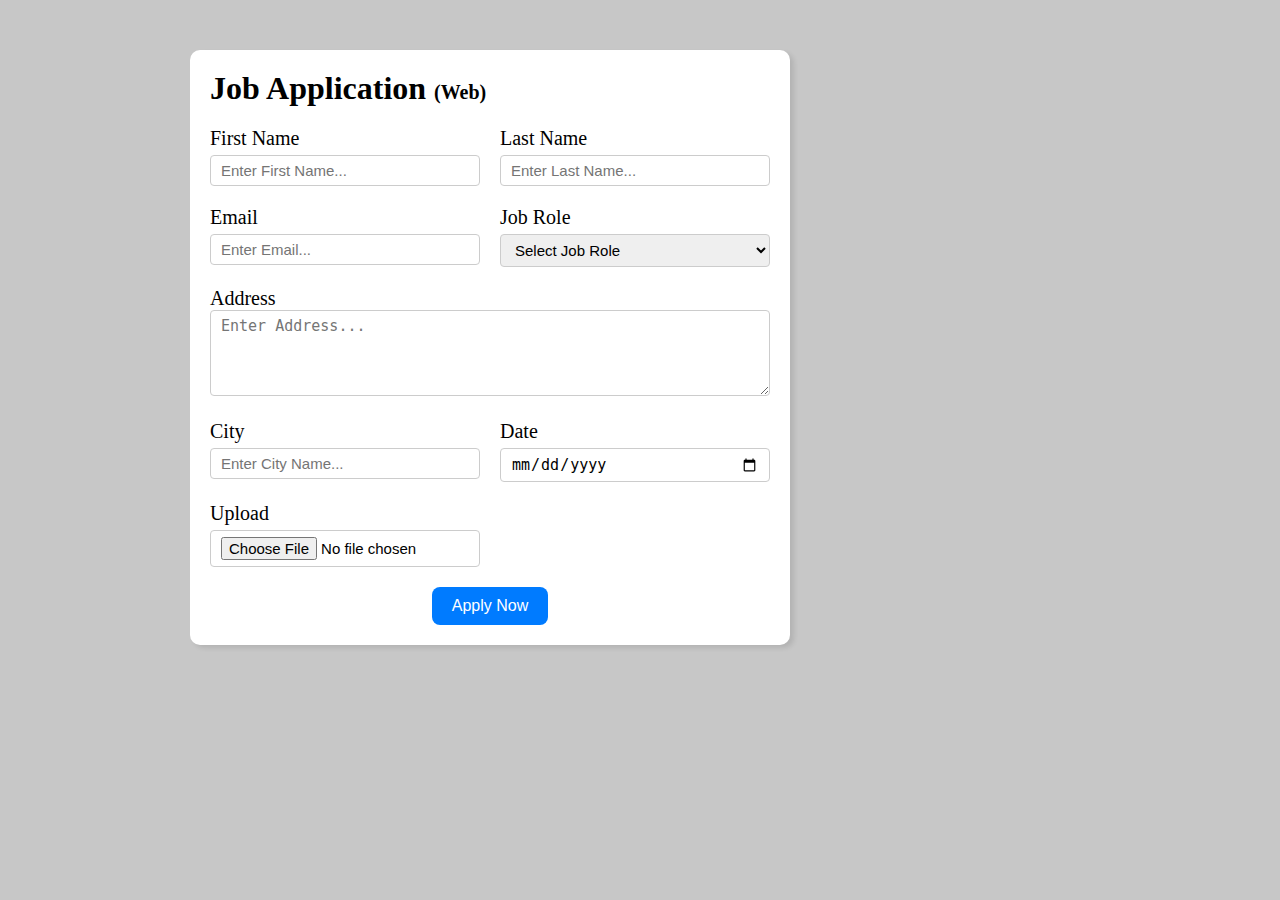
<file: project.2/index.html>
<!DOCTYPE html>
<html lang="en">

<head>
    <meta charset="UTF-8" />
    <meta name="viewport" content="width=device-width, initial-scale=1.0" />
    <title>Document</title>
    <link rel="stylesheet" href="style.css" />
</head>

<body>
    <div class="container">
        <div class="apply-box">
            <h1>Job Application <span class="title-small">(Web)</span></h1>

            <form action="">
                <div class="form-container">

                    <div class="from-control">
                        <label for="first-name">First Name</label>
                        <input id="first-name " name="first-name" placeholder="Enter First Name..." />
                    </div>

                    <div class="from-control">
                        <label for="last name">Last Name</label>
                        <input id="last-name" name="last-name" placeholder="Enter Last Name..." />
                    </div>

                    <div class="from-control">
                        <label for="email">Email</label>
                        <input type="email" id="email" name="email" placeholder="Enter Email..." />
                    </div>

                    <div class="from-control">
                        <label for="job-role">Job Role</label>
                        <select name="job-role" id="job-role">
                            <option value="">Select Job Role</option>
                            <option value="frontend">Frontend Developer</option>
                            <option value="backend">Backend Developer</option>
                            <option value="fullstack">Fullstack Developer</option>
                            <option value="designer">Designer</option>
                            <option value="devops">DevOps Engineer</option>
                        </select>
                    </div>

                    <div class="textarea-control">
                        <label for="address">Address</label>
                        <textarea name="address" id="address" placeholder="Enter Address..." rows="4"
                            cols="50"></textarea>
                    </div>

                    <div class="from-control">
                        <label for="city">City</label>
                        <input id="city" name="city" placeholder="Enter City Name...">
                    </div>

                    <div class="from-control">
                        <label for="date">Date</label>
                        <input id="date" name="date" type="date">
                    </div>

                    <div class="from-control">
                        <label for="upload">Upload</label>
                        <input id="upload" name="upload" type="file">
                    </div>

            </form>
        </div>
        <div class="button-container">
            <button type="submit" class="btn">Apply Now</button>
        </div>
</body>

</html>
</file>
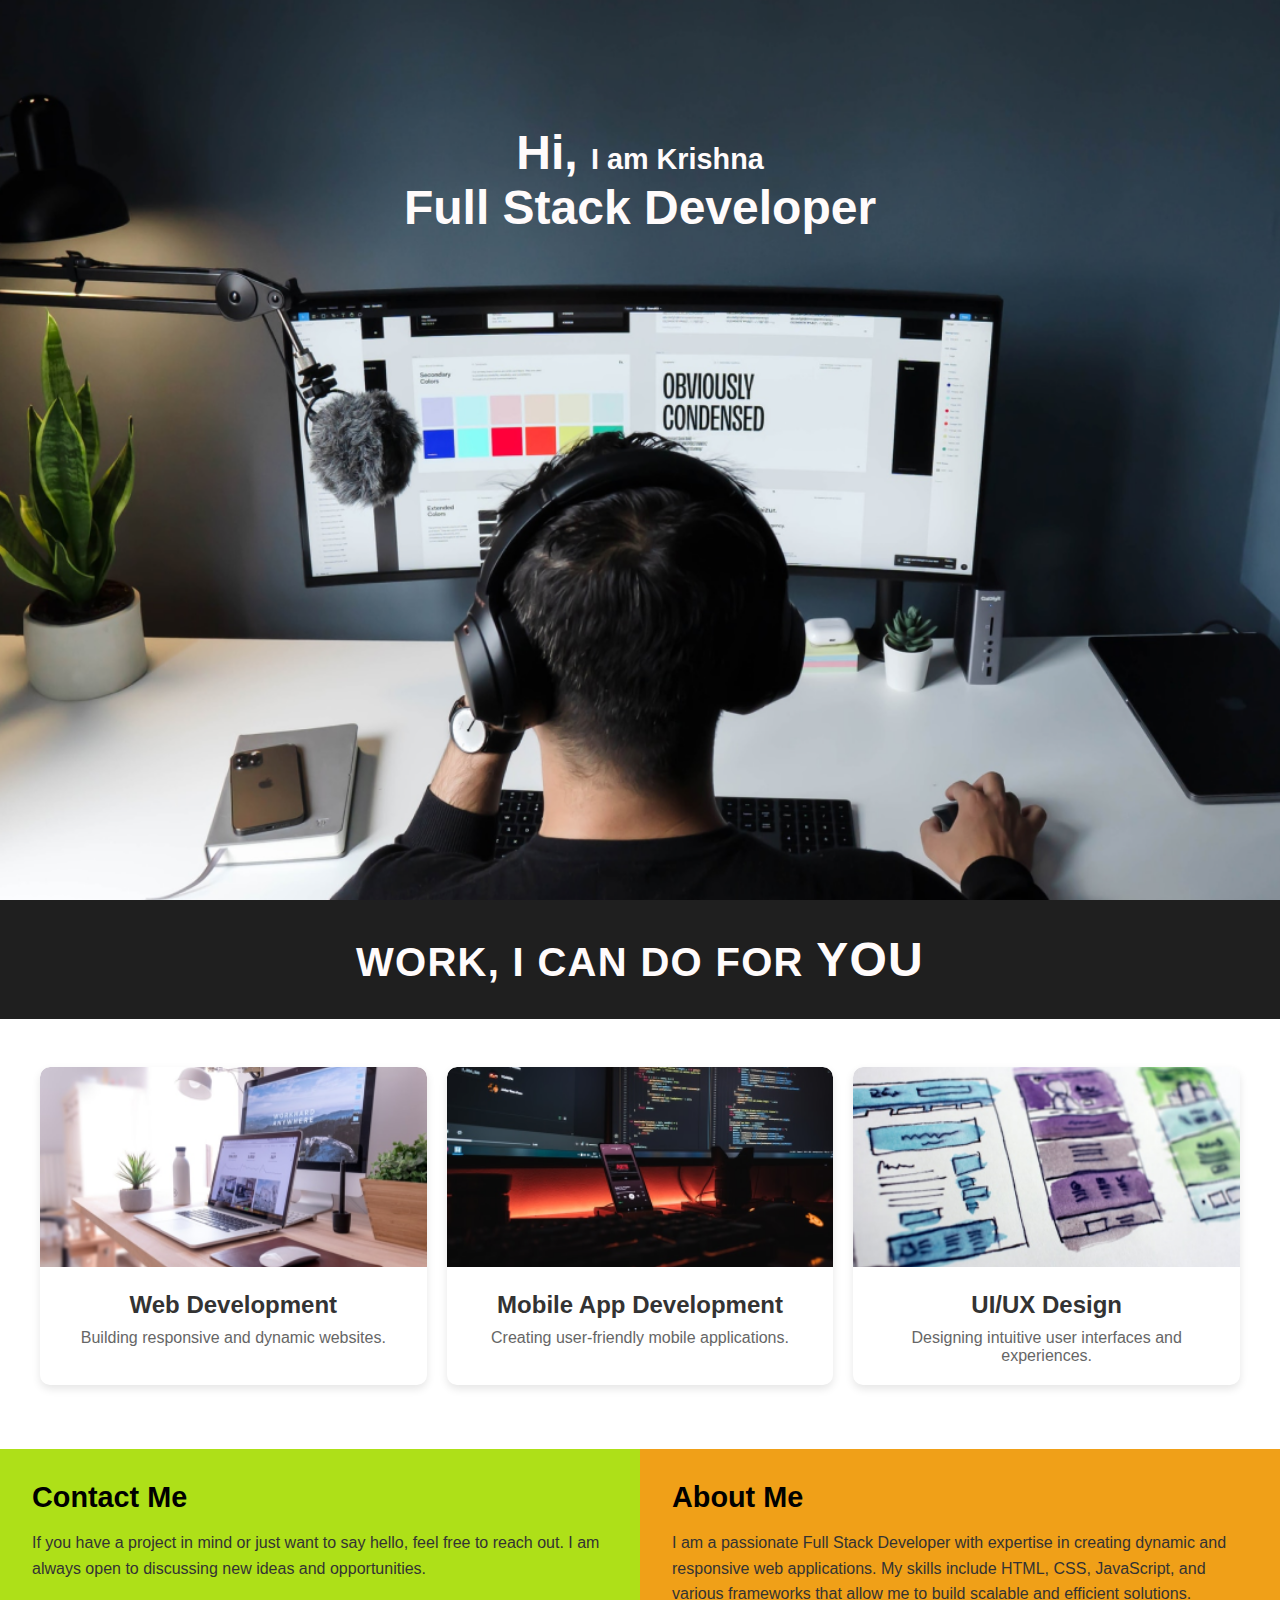
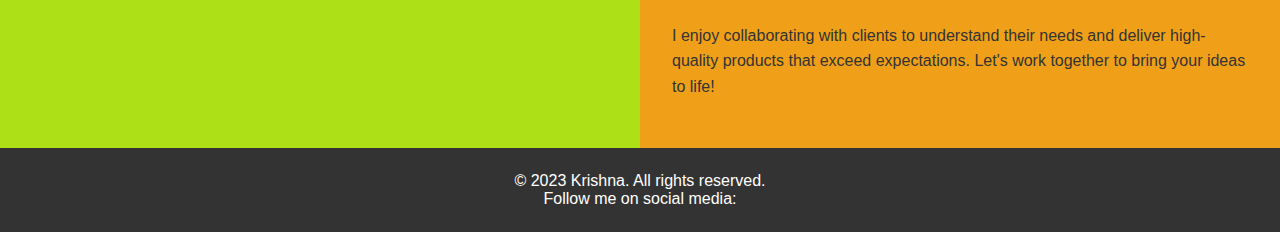
<file: project.4/index.html>
<!DOCTYPE html>
<html lang="en">
  <head>
    <meta charset="UTF-8" />
    <meta name="viewport" content="width=device-width, initial-scale=1.0" />
    <title>Full Stack Developer</title>
    <link rel="stylesheet" href="styles.css" />
  </head>
  <body>
    
    <header class="pimg1">
      <div class="ptext">
        <span class="textbg">
          <h1>Hi, <span class="title-small">I am Krishna</span></h1>
          <h1>Full Stack Developer</h1>
        </span>
      </div>
    </header>
    
    <section class="text_work">
      <div class="text_work_inner">
        <h1>WORK, I CAN DO FOR <span class="text_you">YOU</span></h1>
      </div>
    </section>
    
    <section class="card_viewer"> 
        <div class="card_viewer_inner">
            <div class="card">
                <img src="web.png" alt="Web Development Icon">
                <h2>Web Development</h2>
                <p>Building responsive and dynamic websites.</p>
            </div>
            <div class="card">
                <img src="mobile.png" alt="Mobile App Development Icon">
                <h2>Mobile App Development</h2>
                <p>Creating user-friendly mobile applications.</p>
            </div>
            <div class="card">
                <img src="uiux.png" alt="UI/UX Design Icon">
                <h2>UI/UX Design</h2>
                <p>Designing intuitive user interfaces and experiences.</p>
            </div>
        </div>
    </section>
  
    <section class="information">
        <div class="information_left">
            <h1>Contact Me</h1>
            <p>
                If you have a project in mind or just want to say hello, feel free
                to reach out. I am always open to discussing new ideas and
                opportunities.
            </p>
        </div>
        <div class="information_right">
            <h1>About Me</h1>
            <p>
                I am a passionate Full Stack Developer with expertise in creating
                dynamic and responsive web applications. My skills include HTML,
                CSS, JavaScript, and various frameworks that allow me to build
                scalable and efficient solutions.
            </p>
            <p>
                I enjoy collaborating with clients to understand their needs and
                deliver high-quality products that exceed expectations. Let's work
                together to bring your ideas to life!
            </p>
        </div>
    </section>

    <footer class="footer">
      <div class="footer_inner">
        <p>© 2023 Krishna. All rights reserved.</p>
        <p>Follow me on social media:</p>
        <div class="social-icons">
          <!-- You can add social media icons here -->
        </div>
      </div>
    </footer>
  </body>
</html>
</file>
<file: project.2/style.css>
*{
    margin: 0;
    padding: 0;
    box-sizing: border-box;
}

body{
    background-color: #c7c7c7;
}

.container{
    max-width: 900px;
    margin: 0 auto;
}

.apply-box{
max-width: 600px;
padding: 20px;
background-color: #ffffff;
border-radius: 10px;
margin-top: 50px;
box-shadow: 4px 3px 5px rgb(1, 1, 1,0.1);
}

.title-small{
    font-size: 20px;
}

.form-container{
    margin-top: 20px;
    display: grid;
    grid-template-columns: repeat(auto-fit, minmax(200px, 1fr));
    gap: 20px;
}

.from-control{
    display:flex;
    flex-direction:column;
}

label{
    font-size: 20px;
    margin-bottom: 5px;
}

input, select, textarea{
    padding: 6px 10px;
    border: 1px solid #ccc;
    border-radius: 4px;
    font-size: 15px;
}

input:focus{
    outline-color: red;
}

.button-container{
    display: flex;
    justify-content: center;
    margin-top: 20px;
}

button{
    padding: 10px 20px;
    background-color: #007bff;
    color: white;
    border: none;
    border-radius: 8px;
    cursor: pointer;
    font-size: 16px;
    transition: 0.3s ease-in;
}

button:hover{
    background-color: #007bff;
    border: 2px solid #007bff;
    color: rgb(254, 253, 253);
    transition:0.3s ease-out ;
}

.textarea-control{
   grid-column: 1 / span 2;
}
.textarea-control textarea{
   width: 100%;
}

@media (max-width: 460px) {
   .textarea-control{
        grid-column: 1 / span 1;
    }
}
</file>
<file: project.4/styles.css>
*{
    margin: 0;
    padding: 0;
    box-sizing: border-box;
}

body {
    font-family: Arial, sans-serif;
    overflow-x: hidden;
}

.pimg1 {
    background-image: url("developer.png");
    height: 100vh;
    background-position: center;
    background-size: cover;
    position: relative;
    background-repeat: no-repeat; 
}

.ptext {
    position: absolute;
    top: 20%;
    left: 50%;
    color: #fffbfb;
    transform: translate(-50%, -50%);
    width: 90%;
    text-align: center;
}

.textbg h1{
    font-size: 3rem;
}

.title-small {
    font-size: 1.8rem;
    color: #fffbfb;
}

.text_work{
    padding: 2rem 1rem;
    width: 100%;
    display: flex;
    justify-content: center;
    align-items: center;
    background-color: rgba(0, 0, 0, 0.879);
}

.text_work_inner {
    color: #fffbfb;
    font-size: 1.5rem;
    text-align: center;
    width: 100%;
}

.text_work_inner h1 {
    font-size: 2.5rem;
    letter-spacing: 1.3px;
}

.text_you{
    font-size: 3rem;
    display: inline-block;
}

.card_viewer{
    padding: 3rem 1rem;
    display: flex;
    justify-content: center;
    align-items: center;
}

.card_viewer_inner {
    display: grid;
    grid-template-columns: repeat(auto-fit, minmax(280px, 1fr));
    gap: 20px;
    max-width: 1200px;
    width: 100%;
    margin: 0 auto;
}

.card {
    background-color: #fff;
    border-radius: 10px;
    box-shadow: 0 4px 8px rgba(0, 0, 0, 0.1);
    overflow: hidden;
    text-align: center;
    cursor: pointer;
    margin-bottom: 1rem;
}

.card img {
    width: 100%;
    height: 200px;
    object-fit: cover;
    border-radius: 10px 10px 0 0;
}

.card h2 {
    margin: 20px 0 10px;
    font-size: 1.5rem;
    color: #333;
}

.card p {
    margin: 0 20px 20px;
    font-size: 1rem;
    padding: 0 20px;
    text-align: center;
    color: #666;
}

.card:hover {
    transform: scale(1.05);
    transition: transform 0.3s ease;
}

.information{
    display: grid;
    grid-template-columns: repeat(auto-fit, minmax(300px, 1fr));
    margin: 0 auto;
}

.information_left{
    background-color: #aee018;
    padding: 2rem;
}

.information_right{
    padding: 2rem;
    background-color: #f0a018;
}

.information_left h1, .information_right h1 {
    font-size: 1.8rem;
    margin-bottom: 1rem;
}

.information_left p, .information_right p {
    font-size: 1rem;
    line-height: 1.6;
    color: #333;
    margin-bottom: 1rem;
}

.footer {
    background-color: #333;
    color: #fff;
    text-align: center;
    padding: 1.5rem 1rem;
}

/* Media query for screens smaller than 768px (tablets) */
@media (max-width: 768px) {
    .textbg h1 {
        font-size: 2.5rem;
    }
    
    .title-small {
        font-size: 1.5rem;
    }
    
    .text_work_inner h1 {
        font-size: 2rem;
    }
    
    .text_you {
        font-size: 2.5rem;
    }
    
    .information_left, .information_right {
        padding: 1.5rem;
    }
}

/* Media query for screens smaller than 600px (mobile) */
@media (max-width: 600px) {
    .textbg h1 {
        font-size: 2rem;
    }
    
    .title-small {
        font-size: 1.2rem;
    }
    
    .text_work_inner h1 {
        font-size: 1.5rem;
    }
    
    .text_you {
        font-size: 2rem;
    }
    
    .ptext {
        top: 20%;
    }
    
    .card h2 {
        font-size: 1.3rem;
    }
    
    .information_left h1, .information_right h1 {
        font-size: 1.5rem;
    }
}

/* Media query for very small screens */
@media (max-width: 400px) {
    .textbg h1 {
        font-size: 1.5rem;
    }
    
    .title-small {
        font-size: 1rem;
    }
    
    .text_work_inner h1 {
        font-size: 1.2rem;
    }
    
    .text_you {
        font-size: 1.5rem;
    }
    
    .card_viewer_inner {
        grid-template-columns: 1fr;
    }
}
</file>
